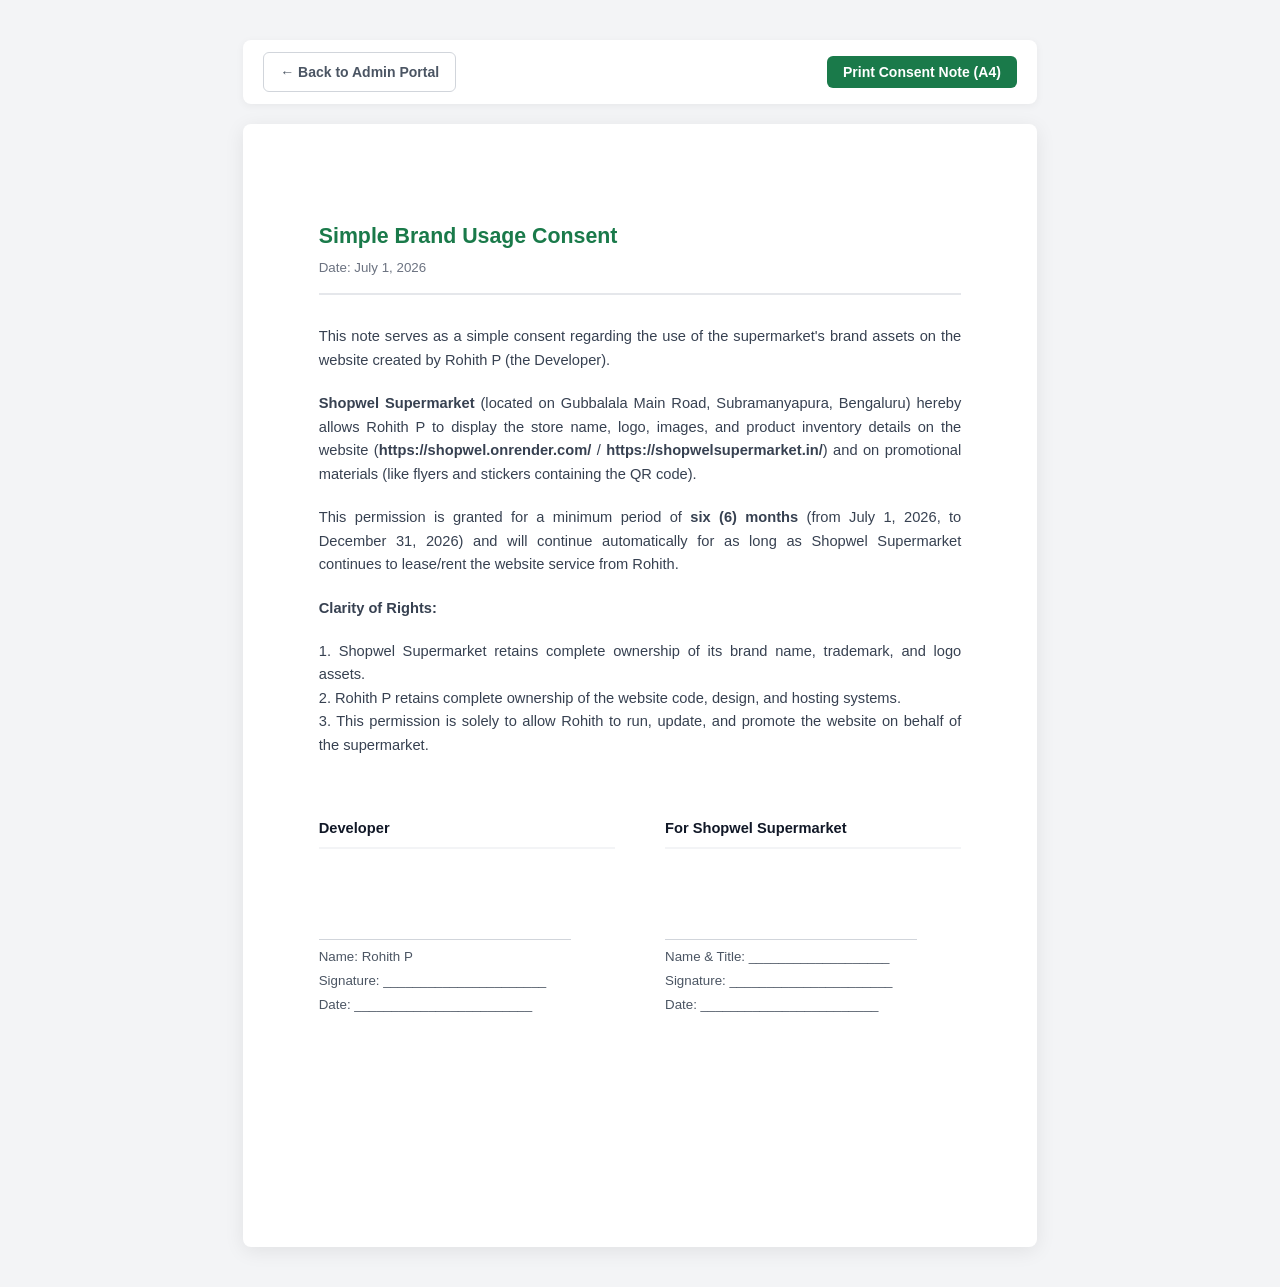
<file: brand_authorization_print.html>
<!DOCTYPE html>
<html lang="en">
<head>
    <meta charset="UTF-8">
    <meta name="viewport" content="width=device-width, initial-scale=1.0">
    <title>Simple Brand Usage Consent</title>
    <style>
        /* ─── Page Design & Reset ─── */
        * {
            box-sizing: border-box;
            margin: 0;
            padding: 0;
        }

        body {
            font-family: Arial, sans-serif;
            font-size: 11pt;
            line-height: 1.6;
            color: #374151;
            background-color: #f3f4f6;
            padding: 40px 20px;
        }

        /* Screen Preview Wrapper */
        .page-wrapper {
            background-color: #ffffff;
            width: 210mm; /* A4 Width */
            min-height: 297mm; /* A4 Height */
            margin: 0 auto;
            padding: 25mm 20mm;
            box-shadow: 0 4px 20px rgba(0,0,0,0.08);
            position: relative;
            border-radius: 8px;
        }

        /* Print Controls */
        .controls {
            max-width: 210mm;
            margin: 0 auto 20px auto;
            display: flex;
            justify-content: space-between;
            align-items: center;
            background: #ffffff;
            padding: 12px 20px;
            border-radius: 8px;
            box-shadow: 0 2px 8px rgba(0,0,0,0.05);
        }

        .btn {
            background-color: #1a7a4a;
            color: white;
            border: none;
            padding: 8px 16px;
            border-radius: 6px;
            font-weight: bold;
            font-size: 14px;
            cursor: pointer;
            display: flex;
            align-items: center;
            gap: 8px;
            text-decoration: none;
        }

        .btn:hover {
            background-color: #145e38;
        }

        .btn-secondary {
            background-color: transparent;
            color: #4b5563;
            border: 1px solid #d1d5db;
        }

        .btn-secondary:hover {
            background-color: #f3f4f6;
            color: #111827;
        }

        /* ─── Typography ─── */
        .doc-header {
            margin-bottom: 30px;
            border-bottom: 2px solid #e5e7eb;
            padding-bottom: 15px;
        }

        .doc-title {
            font-size: 16pt;
            font-weight: bold;
            color: #1a7a4a;
            margin-bottom: 4px;
        }

        .doc-date {
            font-size: 10pt;
            color: #6b7280;
        }

        p {
            margin-bottom: 20px;
            text-align: justify;
        }

        /* Signature block columns */
        .signature-section {
            margin-top: 60px;
            display: grid;
            grid-template-columns: 1fr 1fr;
            gap: 50px;
            page-break-inside: avoid;
        }

        .sig-col {
            display: flex;
            flex-direction: column;
        }

        .sig-party {
            font-weight: bold;
            color: #111827;
            margin-bottom: 45px;
            border-bottom: 2px solid #f3f4f6;
            padding-bottom: 6px;
        }

        .sig-line {
            border-bottom: 1.5px solid #d1d5db;
            width: 85%;
            margin-top: 45px;
            margin-bottom: 6px;
        }

        .sig-label {
            font-size: 10pt;
            color: #4b5563;
            margin-bottom: 3px;
        }

        /* ─── PRINT MEDIA INSTRUCTIONS ─── */
        @media print {
            body {
                background-color: #ffffff !important;
                padding: 0 !important;
                margin: 0 !important;
            }

            .controls {
                display: none !important;
            }

            .page-wrapper {
                box-shadow: none !important;
                padding: 0 !important;
                margin: 0 !important;
                width: 100% !important;
                min-height: auto !important;
            }

            @page {
                size: A4;
                margin: 25mm 20mm;
            }
        }
    </style>
</head>
<body>

    <!-- Print / Back Controls (Hidden during print) -->
    <div class="controls">
        <a href="admin.html" class="btn btn-secondary">
            &larr; Back to Admin Portal
        </a>
        <button class="btn" onclick="window.print()">
            Print Consent Note (A4)
        </button>
    </div>

    <!-- Printable Page -->
    <div class="page-wrapper">
        
        <div class="doc-header">
            <h1 class="doc-title">Simple Brand Usage Consent</h1>
            <div class="doc-date">Date: July 1, 2026</div>
        </div>

        <p>This note serves as a simple consent regarding the use of the supermarket's brand assets on the website created by Rohith P (the Developer).</p>

        <p><strong>Shopwel Supermarket</strong> (located on Gubbalala Main Road, Subramanyapura, Bengaluru) hereby allows Rohith P to display the store name, logo, images, and product inventory details on the website (<strong>https://shopwel.onrender.com/</strong> / <strong>https://shopwelsupermarket.in/</strong>) and on promotional materials (like flyers and stickers containing the QR code).</p>

        <p>This permission is granted for a minimum period of <strong>six (6) months</strong> (from July 1, 2026, to December 31, 2026) and will continue automatically for as long as Shopwel Supermarket continues to lease/rent the website service from Rohith.</p>

        <p><strong>Clarity of Rights:</strong></p>
        <p>1. Shopwel Supermarket retains complete ownership of its brand name, trademark, and logo assets.<br>
        2. Rohith P retains complete ownership of the website code, design, and hosting systems.<br>
        3. This permission is solely to allow Rohith to run, update, and promote the website on behalf of the supermarket.</p>

        <!-- Signature Block -->
        <div class="signature-section">
            <div class="sig-col">
                <div class="sig-party">Developer</div>
                <div class="sig-line"></div>
                <div class="sig-label">Name: Rohith P</div>
                <div class="sig-label">Signature: ______________________</div>
                <div class="sig-label">Date: ________________________</div>
            </div>
            
            <div class="sig-col">
                <div class="sig-party">For Shopwel Supermarket</div>
                <div class="sig-line"></div>
                <div class="sig-label">Name &amp; Title: ___________________</div>
                <div class="sig-label">Signature: ______________________</div>
                <div class="sig-label">Date: ________________________</div>
            </div>
        </div>

    </div>

</body>
</html>
</file>
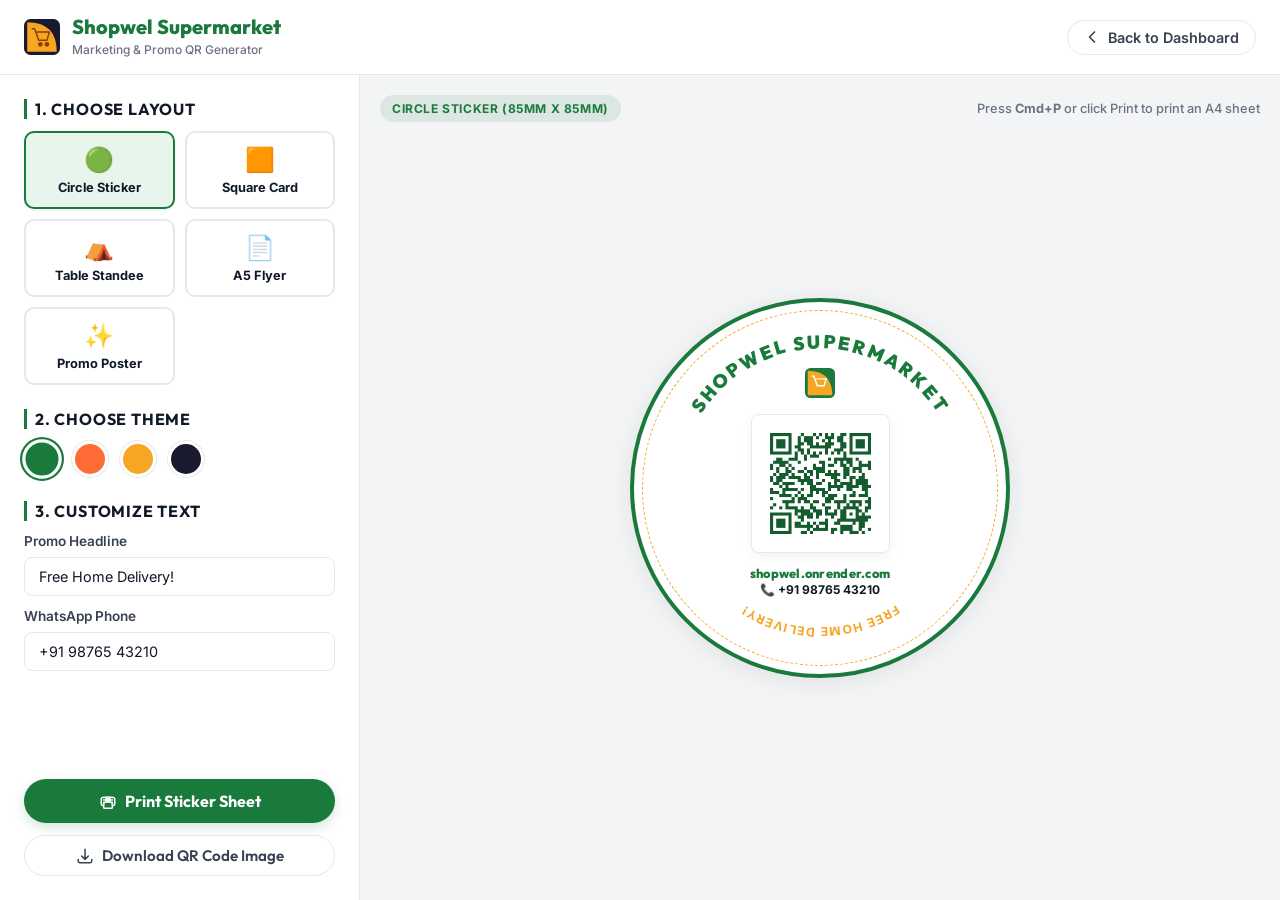
<file: sticker.html>
<!DOCTYPE html>
<html lang="en">
<head>
    <meta charset="UTF-8">
    <meta name="viewport" content="width=device-width, initial-scale=1.0">
    <title>Promo Sticker & QR Generator | Shopwel Supermarket</title>
    
    <!-- Google Fonts -->
    <link href="https://fonts.googleapis.com/css2?family=Outfit:wght@300;400;500;600;700;800;900&family=Inter:wght@400;500;600;700&display=swap" rel="stylesheet">
    
    <style>
        /* ─── Modern Color System & Reset ─── */
        :root {
            --green: #1a7a3c;
            --green-dark: #145c2d;
            --green-light: #e8f5ed;
            --yellow: #f5a623;
            --yellow-light: #fff8ec;
            --accent: #ff6b35;
            --white: #ffffff;
            --gray-50: #f9fafb;
            --gray-100: #f3f4f6;
            --gray-200: #e5e7eb;
            --gray-500: #6b7280;
            --gray-700: #374151;
            --gray-900: #111827;
            --shadow-sm: 0 1px 3px rgba(0, 0, 0, .08);
            --shadow: 0 4px 24px rgba(0, 0, 0, .08);
            --shadow-lg: 0 10px 40px rgba(0, 0, 0, .12);
            --radius: 16px;
            --transition: all .3s cubic-bezier(.4, 0, .2, 1);
            
            /* Sticker Specific Themes (Configurable via JS) */
            --sticker-primary: #1a7a3c;
            --sticker-secondary: #f5a623;
            --sticker-bg: #ffffff;
            --sticker-text: #111827;
            --sticker-text-muted: #4b5563;
        }

        * {
            box-sizing: border-box;
            margin: 0;
            padding: 0;
        }

        body {
            font-family: 'Inter', sans-serif;
            background-color: var(--gray-50);
            color: var(--gray-900);
            min-height: 100vh;
            display: flex;
            flex-direction: column;
        }

        /* ─── Header ─── */
        header {
            background-color: var(--white);
            border-bottom: 1px solid var(--gray-200);
            padding: 16px 24px;
            display: flex;
            justify-content: space-between;
            align-items: center;
            position: sticky;
            top: 0;
            z-index: 100;
        }

        .logo-area {
            display: flex;
            align-items: center;
            gap: 12px;
        }

        .logo-text h1 {
            font-family: 'Outfit', sans-serif;
            font-size: 1.25rem;
            font-weight: 800;
            color: var(--green);
            line-height: 1.1;
        }

        .logo-text span {
            font-size: 0.75rem;
            color: var(--gray-500);
            font-weight: 500;
        }

        .btn-back {
            display: inline-flex;
            align-items: center;
            gap: 8px;
            text-decoration: none;
            color: var(--gray-700);
            font-size: 0.9rem;
            font-weight: 600;
            padding: 8px 16px;
            border-radius: 99px;
            border: 1px solid var(--gray-200);
            background: var(--white);
            transition: var(--transition);
        }

        .btn-back:hover {
            background: var(--gray-100);
            color: var(--green);
        }

        /* ─── Main Workspace ─── */
        .workspace {
            display: grid;
            grid-template-columns: 360px 1fr;
            flex: 1;
            overflow: hidden;
            height: calc(100vh - 77px);
        }

        /* Settings Panel */
        .settings-panel {
            background: var(--white);
            border-right: 1px solid var(--gray-200);
            padding: 24px;
            display: flex;
            flex-direction: column;
            gap: 24px;
            overflow-y: auto;
        }

        .section-title {
            font-family: 'Outfit', sans-serif;
            font-size: 1rem;
            font-weight: 700;
            color: var(--gray-900);
            margin-bottom: 12px;
            border-left: 3px solid var(--green);
            padding-left: 8px;
            text-transform: uppercase;
            letter-spacing: 0.05em;
        }

        .control-group {
            display: flex;
            flex-direction: column;
            gap: 8px;
        }

        label {
            font-size: 0.85rem;
            font-weight: 600;
            color: var(--gray-700);
        }

        .input-text {
            padding: 10px 14px;
            border: 1.5px solid var(--gray-200);
            border-radius: 8px;
            font-size: 0.9rem;
            font-family: inherit;
            color: var(--gray-900);
            transition: var(--transition);
        }

        .input-text:focus {
            outline: none;
            border-color: var(--green);
            box-shadow: 0 0 0 3px var(--green-light);
        }

        /* Shape Selector */
        .shape-grid {
            display: grid;
            grid-template-columns: repeat(2, 1fr);
            gap: 10px;
        }

        .shape-card {
            border: 2px solid var(--gray-200);
            border-radius: 10px;
            padding: 12px;
            text-align: center;
            cursor: pointer;
            transition: var(--transition);
            background: var(--white);
        }

        .shape-card:hover {
            border-color: var(--green);
            background: var(--green-light);
        }

        .shape-card.active {
            border-color: var(--green);
            background: var(--green-light);
            box-shadow: var(--shadow-sm);
        }

        .shape-icon {
            font-size: 1.5rem;
            margin-bottom: 6px;
            display: block;
        }

        .shape-name {
            font-size: 0.8rem;
            font-weight: 700;
            color: var(--gray-900);
        }

        /* Color Options */
        .color-row {
            display: flex;
            gap: 12px;
        }

        .color-dot {
            width: 36px;
            height: 36px;
            border-radius: 50%;
            cursor: pointer;
            border: 3px solid var(--white);
            box-shadow: 0 0 0 1px var(--gray-200);
            transition: var(--transition);
        }

        .color-dot.active {
            box-shadow: 0 0 0 2px var(--green);
            transform: scale(1.1);
        }

        /* Action Buttons */
        .btn-primary {
            background-color: var(--green);
            color: var(--white);
            border: none;
            padding: 12px 20px;
            border-radius: 99px;
            font-family: 'Outfit', sans-serif;
            font-weight: 700;
            font-size: 1rem;
            cursor: pointer;
            display: inline-flex;
            align-items: center;
            justify-content: center;
            gap: 8px;
            transition: var(--transition);
            box-shadow: 0 4px 12px rgba(26, 122, 60, 0.2);
            text-decoration: none;
        }

        .btn-primary:hover {
            background-color: var(--green-dark);
            transform: translateY(-2px);
            box-shadow: 0 6px 20px rgba(26, 122, 60, 0.3);
        }

        .btn-secondary {
            background-color: var(--white);
            color: var(--gray-700);
            border: 1px solid var(--gray-200);
            padding: 10px 20px;
            border-radius: 99px;
            font-family: 'Outfit', sans-serif;
            font-weight: 600;
            font-size: 0.95rem;
            cursor: pointer;
            display: inline-flex;
            align-items: center;
            justify-content: center;
            gap: 8px;
            transition: var(--transition);
        }

        .btn-secondary:hover {
            background-color: var(--gray-100);
            color: var(--gray-900);
        }

        /* ─── Preview Panel ─── */
        .preview-panel {
            background-color: var(--gray-100);
            display: flex;
            flex-direction: column;
            align-items: center;
            justify-content: center;
            overflow-y: auto;
            padding: 40px;
            position: relative;
        }

        .preview-header {
            position: absolute;
            top: 20px;
            left: 20px;
            right: 20px;
            display: flex;
            justify-content: space-between;
            align-items: center;
            z-index: 10;
        }

        .preview-title-badge {
            background: rgba(26, 122, 60, 0.1);
            color: var(--green);
            font-size: 0.75rem;
            font-weight: 700;
            padding: 6px 12px;
            border-radius: 99px;
            letter-spacing: 0.05em;
            text-transform: uppercase;
        }

        /* ─── Sticker Layout Container ─── */
        .sticker-container {
            perspective: 1000px;
            display: flex;
            justify-content: center;
            align-items: center;
        }

        /* Sticker Paper Graphic */
        .sticker-paper {
            background: var(--white);
            box-shadow: var(--shadow-lg);
            border-radius: 20px;
            transition: transform 0.5s ease;
            position: relative;
            background-image: radial-gradient(#e5e7eb 1.5px, transparent 1.5px);
            background-size: 24px 24px;
            background-color: #fafbfc;
        }

        /* ──── circular sticker design ──── */
        .sticker-circle {
            width: 380px;
            height: 380px;
            border-radius: 50%;
            background: var(--sticker-bg);
            box-shadow: var(--shadow);
            border: 4px solid var(--sticker-primary);
            position: relative;
            display: flex;
            flex-direction: column;
            align-items: center;
            justify-content: center;
            overflow: hidden;
            margin: 20px;
            padding: 10px;
        }

        /* Dash cutline */
        .sticker-circle::before {
            content: '';
            position: absolute;
            top: 8px;
            bottom: 8px;
            left: 8px;
            right: 8px;
            border-radius: 50%;
            border: 1.5px dashed var(--sticker-secondary);
            pointer-events: none;
        }

        /* ──── square sticker design ──── */
        .sticker-square {
            width: 385px;
            height: 385px;
            border-radius: 24px;
            background: var(--sticker-bg);
            box-shadow: var(--shadow);
            border: 3px solid var(--sticker-primary);
            position: relative;
            display: flex;
            flex-direction: column;
            justify-content: space-between;
            overflow: hidden;
            margin: 20px;
            padding: 24px;
        }

        .sticker-square::before {
            content: '';
            position: absolute;
            top: 8px;
            bottom: 8px;
            left: 8px;
            right: 8px;
            border-radius: 16px;
            border: 1.5px dashed rgba(0, 0, 0, 0.08);
            pointer-events: none;
        }

        /* ──── standee card design (foldable tent) ──── */
        .sticker-standee {
            width: 380px;
            height: 520px;
            border-radius: 16px;
            background: var(--sticker-bg);
            box-shadow: var(--shadow-lg);
            border: 4px solid var(--sticker-primary);
            position: relative;
            display: flex;
            flex-direction: column;
            justify-content: space-between;
            overflow: hidden;
            margin: 20px;
            padding: 28px;
        }

        /* ──── flyer delivery sheet design ──── */
        .sticker-flyer {
            width: 440px;
            height: 600px;
            border-radius: 12px;
            background: var(--sticker-bg);
            box-shadow: var(--shadow-lg);
            border: 1px solid var(--gray-200);
            position: relative;
            display: flex;
            flex-direction: column;
            justify-content: space-between;
            overflow: hidden;
            margin: 20px;
            padding: 40px 32px;
        }

        .sticker-poster {
            width: 440px;
            height: 620px;
            border-radius: 16px;
            background: linear-gradient(135deg, var(--sticker-primary) 0%, var(--green-dark, #145c2d) 100%);
            box-shadow: var(--shadow-lg);
            border: 4px solid var(--sticker-secondary);
            position: relative;
            display: flex;
            flex-direction: column;
            justify-content: space-between;
            overflow: hidden;
            margin: 20px;
            padding: 36px 28px;
            color: var(--white);
        }

        /* UI elements within Sticker */
        .sticker-header {
            display: flex;
            align-items: center;
            justify-content: center;
            gap: 10px;
            text-align: center;
        }

        .sticker-header svg {
            width: 32px;
            height: 32px;
        }

        .sticker-title {
            font-family: 'Outfit', sans-serif;
            font-weight: 900;
            color: var(--sticker-primary);
            font-size: 1.3rem;
            line-height: 1.1;
            text-transform: uppercase;
        }

        .sticker-subtitle {
            font-size: 0.65rem;
            color: var(--sticker-text-muted);
            font-weight: 600;
            letter-spacing: 0.05em;
        }

        .sticker-badge {
            background-color: var(--sticker-secondary);
            color: var(--gray-900);
            padding: 6px 16px;
            border-radius: 99px;
            font-family: 'Outfit', sans-serif;
            font-weight: 800;
            font-size: 0.85rem;
            text-align: center;
            text-transform: uppercase;
            letter-spacing: 0.02em;
            margin: 12px auto 8px;
            display: inline-block;
        }

        .qr-wrapper {
            background: var(--white);
            padding: 10px;
            border-radius: 12px;
            box-shadow: 0 4px 12px rgba(0,0,0,0.05);
            display: inline-block;
            margin: 10px auto;
            border: 1px solid var(--gray-200);
        }

        .qr-image {
            width: 140px;
            height: 140px;
            display: block;
        }

        .sticker-url {
            font-family: 'Outfit', sans-serif;
            font-weight: 800;
            color: var(--sticker-primary);
            font-size: 0.95rem;
            text-align: center;
            letter-spacing: 0.02em;
            margin-top: 4px;
        }

        .sticker-phone {
            font-family: 'Inter', sans-serif;
            font-weight: 700;
            color: var(--sticker-text);
            font-size: 0.85rem;
            display: flex;
            align-items: center;
            justify-content: center;
            gap: 6px;
            margin-top: 6px;
        }

        /* Circular curved SVG texts */
        .curved-svg {
            position: absolute;
            width: 100%;
            height: 100%;
            top: 0;
            left: 0;
            pointer-events: none;
        }

        /* ─── PRINT PRESETS SHEET GRID (HIDDEN ON SCREEN) ─── */
        #printSheet {
            display: none;
        }

        /* ─── Responsive & Print Style Rules ─── */
        @media (max-width: 900px) {
            .workspace {
                grid-template-columns: 1fr;
                height: auto;
            }
            .settings-panel {
                border-right: none;
                border-bottom: 1px solid var(--gray-200);
                overflow-y: visible;
            }
            .preview-panel {
                min-height: 500px;
            }
        }

        @media print {
            body {
                background: #fff !important;
                color: #000 !important;
                min-height: auto !important;
            }
            
            /* Hide all screen interface elements */
            header, .settings-panel, .preview-panel, .preview-header, #appStyles {
                display: none !important;
            }

            .workspace {
                display: block !important;
                height: auto !important;
                overflow: visible !important;
            }

            /* Show Print Sheet instead */
            #printSheet {
                display: block !important;
                width: 100% !important;
                margin: 0 !important;
                padding: 0 !important;
            }

            /* Grid configurations for printing */
            .print-grid {
                display: grid;
                justify-content: center;
                align-content: center;
                gap: 15mm;
                page-break-after: always;
                width: 210mm; /* A4 width */
                height: 297mm; /* A4 height */
                margin: 0 auto;
                box-sizing: border-box;
                padding: 15mm 10mm;
            }

            .print-grid.circle-grid {
                grid-template-columns: repeat(2, 85mm);
                grid-template-rows: repeat(3, 85mm);
                gap: 12mm 10mm;
            }

            .print-grid.square-grid {
                grid-template-columns: repeat(2, 90mm);
                grid-template-rows: repeat(3, 90mm);
                gap: 10mm;
            }

            .print-grid.standee-grid {
                grid-template-columns: repeat(1, 140mm);
                justify-content: center;
                padding-top: 30mm;
            }

            .print-grid.flyer-grid {
                grid-template-columns: repeat(1, 148mm);
                grid-template-rows: repeat(2, 210mm);
                gap: 0;
                padding: 0;
                width: 210mm;
                height: 297mm;
                justify-content: center;
                align-content: center;
            }

            .print-grid.poster-grid {
                grid-template-columns: repeat(1, 190mm);
                grid-template-rows: repeat(1, 270mm);
                justify-content: center;
                align-content: center;
                padding: 10mm;
                width: 210mm;
                height: 297mm;
            }

            .print-grid .sticker-circle,
            .print-grid .sticker-square,
            .print-grid .sticker-standee,
            .print-grid .sticker-flyer,
            .print-grid .sticker-poster {
                margin: 0 !important;
                box-shadow: none !important;
                border: 2px solid var(--sticker-primary) !important;
                page-break-inside: avoid;
            }

            .print-grid .sticker-circle {
                width: 82mm !important;
                height: 82mm !important;
            }

            .print-grid .sticker-square {
                width: 88mm !important;
                height: 88mm !important;
                padding: 5mm !important;
            }

            .print-grid .sticker-standee {
                width: 140mm !important;
                height: 200mm !important;
                padding: 10mm !important;
                border-width: 3px !important;
            }

            .print-grid .sticker-flyer {
                width: 148mm !important;
                height: 210mm !important; /* A5 */
                padding: 15mm !important;
                border: 1px dashed #ccc !important;
            }

            .print-grid .sticker-poster {
                width: 190mm !important;
                height: 270mm !important;
                padding: 15mm 12mm !important;
                border-width: 4px !important;
            }
        }
    </style>
</head>
<body>

    <!-- ─── HEADER ─── -->
    <header>
        <div class="logo-area">
            <svg width="36" height="36" viewBox="0 0 44 44" xmlns="http://www.w3.org/2000/svg">
                <rect width="44" height="44" rx="8" fill="#1a1a2e" />
                <path d="M4 4 Q40 4 40 40 L4 40 Z" fill="#f5a623" />
                <g transform="translate(10,12)" stroke="#8B4000" stroke-width="1.8" fill="none" stroke-linecap="round" stroke-linejoin="round">
                    <path d="M0 0h3l5 14h10l3-10H6" />
                    <circle cx="10" cy="19" r="2" fill="#8B4000" />
                    <circle cx="18" cy="19" r="2" fill="#8B4000" />
                </g>
            </svg>
            <div class="logo-text">
                <h1>Shopwel Supermarket</h1>
                <span>Marketing &amp; Promo QR Generator</span>
            </div>
        </div>
        <a href="admin.html" class="btn-back">
            <svg width="16" height="16" fill="none" stroke="currentColor" stroke-width="2.5" viewBox="0 0 24 24" xmlns="http://www.w3.org/2000/svg"><path stroke-linecap="round" stroke-linejoin="round" d="M15.75 19.5L8.25 12l7.5-7.5"></path></svg>
            Back to Dashboard
        </a>
    </header>

    <!-- ─── WORKSPACE ─── -->
    <div class="workspace">
        
        <!-- Settings Panel -->
        <div class="settings-panel">
            <div>
                <div class="section-title">1. Choose Layout</div>
                <div class="shape-grid">
                    <div class="shape-card active" onclick="setShape('circle')">
                        <span class="shape-icon">🟢</span>
                        <div class="shape-name">Circle Sticker</div>
                    </div>
                    <div class="shape-card" onclick="setShape('square')">
                        <span class="shape-icon">🟧</span>
                        <div class="shape-name">Square Card</div>
                    </div>
                    <div class="shape-card" onclick="setShape('standee')">
                        <span class="shape-icon">⛺</span>
                        <div class="shape-name">Table Standee</div>
                    </div>
                    <div class="shape-card" onclick="setShape('flyer')">
                        <span class="shape-icon">📄</span>
                        <div class="shape-name">A5 Flyer</div>
                    </div>
                    <div class="shape-card" onclick="setShape('poster')">
                        <span class="shape-icon">✨</span>
                        <div class="shape-name">Promo Poster</div>
                    </div>
                </div>
            </div>

            <div>
                <div class="section-title">2. Choose Theme</div>
                <div class="color-row">
                    <div class="color-dot active" style="background:#1a7a3c" onclick="setTheme('#1a7a3c', '#f5a623', '#ffffff', '#111827', this)"></div>
                    <div class="color-dot" style="background:#ff6b35" onclick="setTheme('#ff6b35', '#1a7a3c', '#ffffff', '#111827', this)"></div>
                    <div class="color-dot" style="background:#f5a623" onclick="setTheme('#f5a623', '#1a7a3c', '#fff8ec', '#111827', this)"></div>
                    <div class="color-dot" style="background:#1a1a2e" onclick="setTheme('#1a1a2e', '#f5a623', '#ffffff', '#ffffff', this)"></div>
                </div>
            </div>

            <div>
                <div class="section-title">3. Customize Text</div>
                <div class="control-group" style="margin-bottom: 12px;">
                    <label for="headlineText">Promo Headline</label>
                    <input type="text" id="headlineText" class="input-text" value="Free Home Delivery!" oninput="updateStickerText()">
                </div>
                <div class="control-group">
                    <label for="phoneText">WhatsApp Phone</label>
                    <input type="text" id="phoneText" class="input-text" value="+91 98765 43210" oninput="updateStickerText()">
                </div>
            </div>

            <div style="margin-top: auto; display: flex; flex-direction: column; gap: 12px;">
                <button class="btn-primary" onclick="window.print()">
                    <svg width="18" height="18" fill="none" stroke="currentColor" stroke-width="2" viewBox="0 0 24 24" xmlns="http://www.w3.org/2000/svg"><path stroke-linecap="round" stroke-linejoin="round" d="M6.72 13.829c-.24.03-.48.062-.72.096m.72-.096a42.415 42.415 0 0110.56 0m-10.56 0L6.34 18m10.94-4.171c.24.03.48.062.72.096m-.72-.096L17.66 18m0 0l.229 2.523a1.125 1.125 0 01-1.12 1.227H7.231c-.617 0-1.11-.502-1.12-1.227L6.34 18m11.318 0h1.091A2.25 2.25 0 0021 15.75V9.456c0-1.081-.768-2.015-1.837-2.175a48.055 48.055 0 00-14.326 0C3.768 7.44 3 8.375 3 9.456V15.75a2.25 2.25 0 002.25 2.25h1.091M9 9h6m-6 3h6m-9-1.5h12"></path></svg>
                    Print Sticker Sheet
                </button>
                <a href="images/qr_code.png" download="shopwel_qr.png" class="btn-secondary" style="text-decoration: none;">
                    <svg width="18" height="18" fill="none" stroke="currentColor" stroke-width="2" viewBox="0 0 24 24" xmlns="http://www.w3.org/2000/svg"><path stroke-linecap="round" stroke-linejoin="round" d="M3 16.5v2.25A2.25 2.25 0 005.25 21h13.5A2.25 2.25 0 0021 18.75V16.5M16.5 12L12 16.5m0 0L7.5 12m4.5 4.5V3"></path></svg>
                    Download QR Code Image
                </a>
            </div>
        </div>

        <!-- Preview Panel -->
        <div class="preview-panel">
            <div class="preview-header">
                <span class="preview-title-badge" id="previewBadge">Circle Sticker (85mm x 85mm)</span>
                <span style="font-size: 0.8rem; color: var(--gray-500); font-weight: 500;">Press <b>Cmd+P</b> or click Print to print an A4 sheet</span>
            </div>

            <!-- Preview Card container -->
            <div class="sticker-container" id="stickerPreview">
                <!-- Rendered dynamically -->
            </div>
        </div>

    </div>

    <!-- ─── PRINT SHEET GRID (RENDERED ONLY DURING PRINT) ─── -->
    <div id="printSheet">
        <!-- Rendered dynamically via JavaScript -->
    </div>

    <!-- ─── JAVASCRIPT LOGIC ─── -->
    <script>
        // Sticker states
        let currentShape = 'circle';
        let themePrimary = '#1a7a3c';
        let themeSecondary = '#f5a623';
        let themeBg = '#ffffff';
        let themeText = '#111827';
        
        let headline = "Free Home Delivery!";
        let phoneNumber = "+91 98765 43210";

        // DOM elements
        const previewContainer = document.getElementById('stickerPreview');
        const printSheet = document.getElementById('printSheet');
        const previewBadgeText = document.getElementById('previewBadge');

        // Initial setup
        document.addEventListener('DOMContentLoaded', () => {
            renderSticker();
        });

        // Set Shape
        function setShape(shape) {
            currentShape = shape;
            
            // Update active cards
            document.querySelectorAll('.shape-card').forEach(card => {
                card.classList.remove('active');
            });
            event.currentTarget.classList.add('active');

            // Update badge info text
            let badgeText = "Circle Sticker (85mm x 85mm)";
            if (shape === 'square') badgeText = "Square Card (90mm x 90mm)";
            if (shape === 'standee') badgeText = "A4 Table Standee / Tent Card";
            if (shape === 'flyer') badgeText = "A5 Promo Flyer (148mm x 210mm)";
            if (shape === 'poster') badgeText = "Promo Poster (A4 size)";
            previewBadgeText.innerText = badgeText;

            renderSticker();
        }

        // Set Theme Colors
        function setTheme(primary, secondary, bg, text, el) {
            themePrimary = primary;
            themeSecondary = secondary;
            themeBg = bg;
            themeText = text;

            // Update active dot
            document.querySelectorAll('.color-dot').forEach(dot => {
                dot.classList.remove('active');
            });
            el.classList.add('active');

            // Apply style root
            document.documentElement.style.setProperty('--sticker-primary', primary);
            document.documentElement.style.setProperty('--sticker-secondary', secondary);
            document.documentElement.style.setProperty('--sticker-bg', bg);
            document.documentElement.style.setProperty('--sticker-text', text);

            renderSticker();
        }

        // Update customized texts
        function updateStickerText() {
            headline = document.getElementById('headlineText').value || "Free Home Delivery!";
            phoneNumber = document.getElementById('phoneText').value || "";
            renderSticker();
        }

        // Render functions
        function renderSticker() {
            // Update Preview Panel
            previewContainer.innerHTML = getStickerHTML(currentShape, 'preview');
            
            // Build Print Sheet (A4 sheets with multiple copies)
            buildPrintGrid();
        }

        // Generate the raw HTML structure for a single sticker based on shape
        function getStickerHTML(shape, context = 'preview') {
            const logoColor = (themePrimary === '#1a1a2e') ? '#ffffff' : themePrimary;
            
            if (shape === 'circle') {
                return `
                    <div class="sticker-circle" style="--sticker-primary: ${themePrimary}; --sticker-secondary: ${themeSecondary}; --sticker-bg: ${themeBg}; --sticker-text: ${themeText}">
                        <svg class="curved-svg" viewBox="0 0 400 400" xmlns="http://www.w3.org/2000/svg">
                            <!-- SVG curved paths for circular text -->
                            <path id="curve-top-${context}" d="M 50,200 A 150,150 0 1,1 350,200" fill="none" />
                            <path id="curve-bottom-${context}" d="M 350,200 A 150,150 0 0,1 50,200" fill="none" />
                            
                            <text font-family="'Outfit', sans-serif" font-weight="900" font-size="20" fill="${themePrimary}" letter-spacing="2.5">
                                <textPath href="#curve-top-${context}" startOffset="50%" text-anchor="middle">
                                    SHOPWEL SUPERMARKET
                                </textPath>
                            </text>
                            
                            <text font-family="'Inter', sans-serif" font-weight="700" font-size="13" fill="${themeSecondary}" letter-spacing="1.5">
                                <textPath href="#curve-bottom-${context}" startOffset="50%" text-anchor="middle">
                                    ${headline.toUpperCase()}
                                </textPath>
                            </text>
                        </svg>
                        
                        <!-- Logo & QR center area -->
                        <div style="z-index: 5; display: flex; flex-direction: column; align-items: center; justify-content: center; margin-top: -10px;">
                            <svg width="30" height="30" viewBox="0 0 44 44" xmlns="http://www.w3.org/2000/svg" style="margin-bottom:6px">
                                <rect width="44" height="44" rx="8" fill="${themePrimary}" />
                                <path d="M4 4 Q40 4 40 40 L4 40 Z" fill="${themeSecondary}" />
                                <g transform="translate(10,12)" stroke="${themePrimary === '#1a1a2e' ? '#1a1a2e' : '#fff'}" stroke-width="2" fill="none">
                                    <path d="M0 0h3l5 14h10l3-10H6" />
                                </g>
                            </svg>
                            
                            <div class="qr-wrapper" style="padding: 6px; border-radius: 8px;">
                                <img src="images/qr_code.png" class="qr-image" style="width: 125px; height: 125px;" alt="Shopwel QR Code">
                            </div>
                            
                            <div class="sticker-url" style="font-size: 0.8rem; margin-top: 2px;">shopwel.onrender.com</div>
                            ${phoneNumber ? `<div class="sticker-phone" style="font-size: 0.75rem; margin-top: 1px;">📞 ${phoneNumber}</div>` : ''}
                        </div>
                    </div>
                `;
            }
            
            if (shape === 'square') {
                return `
                    <div class="sticker-square" style="--sticker-primary: ${themePrimary}; --sticker-secondary: ${themeSecondary}; --sticker-bg: ${themeBg}; --sticker-text: ${themeText}">
                        <div class="sticker-header">
                            <svg width="36" height="36" viewBox="0 0 44 44" xmlns="http://www.w3.org/2000/svg">
                                <rect width="44" height="44" rx="8" fill="${themePrimary}" />
                                <path d="M4 4 Q40 4 40 40 L4 40 Z" fill="${themeSecondary}" />
                                <g transform="translate(10,12)" stroke="${themePrimary === '#1a1a2e' ? '#1a1a2e' : '#fff'}" stroke-width="2" fill="none">
                                    <path d="M0 0h3l5 14h10l3-10H6" />
                                </g>
                            </svg>
                            <div style="text-align: left;">
                                <div class="sticker-title">Shopwel</div>
                                <div class="sticker-subtitle" style="color: ${themePrimary}">SUPERMARKET</div>
                            </div>
                        </div>
                        
                        <div style="text-align: center; margin: 10px 0;">
                            <div class="sticker-badge">${headline}</div>
                            
                            <div class="qr-wrapper">
                                <img src="images/qr_code.png" class="qr-image" alt="Shopwel QR Code">
                            </div>
                            
                            <div style="font-size: 0.75rem; font-weight: 600; color: var(--gray-500); margin-top: 4px;">SCAN QR TO ORDER ONLINE</div>
                        </div>
                        
                        <div style="border-top: 1px dashed var(--gray-200); padding-top: 12px; text-align: center;">
                            <div class="sticker-url">shopwel.onrender.com</div>
                            ${phoneNumber ? `<div class="sticker-phone">📞 WhatsApp List: ${phoneNumber}</div>` : ''}
                        </div>
                    </div>
                `;
            }
            
            if (shape === 'standee') {
                return `
                    <div class="sticker-standee" style="--sticker-primary: ${themePrimary}; --sticker-secondary: ${themeSecondary}; --sticker-bg: ${themeBg}; --sticker-text: ${themeText}">
                        <!-- Top Header -->
                        <div style="text-align: center; border-bottom: 2px solid ${themePrimary}; padding-bottom: 12px;">
                            <div style="display: flex; align-items: center; justify-content: center; gap: 8px; margin-bottom: 4px;">
                                <svg width="32" height="32" viewBox="0 0 44 44" xmlns="http://www.w3.org/2000/svg">
                                    <rect width="44" height="44" rx="8" fill="${themePrimary}" />
                                    <path d="M4 4 Q40 4 40 40 L4 40 Z" fill="${themeSecondary}" />
                                    <g transform="translate(10,12)" stroke="${themePrimary === '#1a1a2e' ? '#1a1a2e' : '#fff'}" stroke-width="2" fill="none">
                                        <path d="M0 0h3l5 14h10l3-10H6" />
                                    </g>
                                </svg>
                                <span style="font-family: 'Outfit', sans-serif; font-weight: 900; font-size: 1.6rem; color: ${themePrimary}; letter-spacing: 0.5px;">SHOPWEL</span>
                            </div>
                            <span style="font-size: 0.8rem; font-weight: 700; color: ${themeSecondary}; letter-spacing: 2px; text-transform: uppercase;">Your Neighborhood Supermarket</span>
                        </div>
                        
                        <!-- Middle QR Core -->
                        <div style="text-align: center; margin: 20px 0; flex-grow: 1; display: flex; flex-direction: column; justify-content: center; align-items: center;">
                            <h2 style="font-family: 'Outfit', sans-serif; font-size: 1.4rem; font-weight: 800; color: ${themeText}; margin-bottom: 6px;">🛒 Order Online &amp; Save Time!</h2>
                            <p style="font-size: 0.85rem; color: var(--gray-500); max-width: 260px; margin-bottom: 15px;">Scan this code to browse our full list of 5,000+ items and order instantly.</p>
                            
                            <div class="qr-wrapper" style="padding: 14px; border-width: 2px; border-color: ${themePrimary}">
                                <img src="images/qr_code.png" class="qr-image" style="width: 170px; height: 170px;" alt="Shopwel QR Code">
                            </div>
                            
                            <div class="sticker-badge" style="font-size: 0.9rem; padding: 8px 24px; margin-top: 15px;">${headline}</div>
                        </div>
                        
                        <!-- Bottom Info -->
                        <div style="background-color: var(--gray-100); border-radius: 12px; padding: 14px; text-align: center;">
                            <div style="font-size: 0.75rem; font-weight: 600; color: var(--gray-500); margin-bottom: 4px;">WEBSITE</div>
                            <div class="sticker-url" style="font-size: 1.1rem; margin-bottom: 8px;">shopwel.onrender.com</div>
                            ${phoneNumber ? `
                                <div style="font-size: 0.72rem; font-weight: 600; color: var(--gray-500); margin-bottom: 2px;">WHATSAPP ORDERING</div>
                                <div class="sticker-phone" style="font-size: 1rem;">🟢 ${phoneNumber}</div>
                            ` : ''}
                        </div>
                    </div>
                `;
            }
            
            if (shape === 'flyer') {
                return `
                    <div class="sticker-flyer" style="--sticker-primary: ${themePrimary}; --sticker-secondary: ${themeSecondary}; --sticker-bg: ${themeBg}; --sticker-text: ${themeText}">
                        
                        <div style="display: flex; justify-content: space-between; align-items: flex-start; border-bottom: 2px solid var(--gray-100); padding-bottom: 20px;">
                            <div>
                                <div style="display: flex; align-items: center; gap: 8px; margin-bottom: 4px;">
                                    <svg width="32" height="32" viewBox="0 0 44 44" xmlns="http://www.w3.org/2000/svg">
                                        <rect width="44" height="44" rx="8" fill="${themePrimary}" />
                                        <path d="M4 4 Q40 4 40 40 L4 40 Z" fill="${themeSecondary}" />
                                    </svg>
                                    <span style="font-family: 'Outfit', sans-serif; font-weight: 900; font-size: 1.6rem; color: ${themePrimary}">SHOPWEL</span>
                                </div>
                                <span style="font-size: 0.8rem; font-weight: 700; color: var(--gray-500); text-transform: uppercase; letter-spacing: 1px;">Supermarket at your Doorstep</span>
                            </div>
                            <div class="sticker-badge" style="margin: 0; font-size: 0.8rem; padding: 6px 14px;">${headline}</div>
                        </div>

                        <div style="margin: 30px 0; display: grid; grid-template-columns: 1.2fr 1fr; gap: 20px; align-items: center;">
                            <div>
                                <h2 style="font-family: 'Outfit', sans-serif; font-size: 1.6rem; font-weight: 900; color: ${themeText}; margin-bottom: 15px; line-height: 1.2;">No More Heavy Carrying! Order Online</h2>
                                
                                <div style="display: flex; flex-direction: column; gap: 12px;">
                                    <div style="display: flex; gap: 10px; align-items: flex-start;">
                                        <span style="background: ${themePrimary}; color: white; border-radius: 50%; width: 22px; height: 22px; display: inline-flex; align-items: center; justify-content: center; font-size: 0.75rem; font-weight: 700; min-width: 22px;">1</span>
                                        <div style="font-size: 0.85rem; line-height: 1.4;"><b style="color: ${themeText}">Scan QR Code</b> to open our website instantly.</div>
                                    </div>
                                    <div style="display: flex; gap: 10px; align-items: flex-start;">
                                        <span style="background: ${themePrimary}; color: white; border-radius: 50%; width: 22px; height: 22px; display: inline-flex; align-items: center; justify-content: center; font-size: 0.75rem; font-weight: 700; min-width: 22px;">2</span>
                                        <div style="font-size: 0.85rem; line-height: 1.4;"><b style="color: ${themeText}">Select items</b> from Dairy, Groceries, Staples &amp; Snacks.</div>
                                    </div>
                                    <div style="display: flex; gap: 10px; align-items: flex-start;">
                                        <span style="background: ${themePrimary}; color: white; border-radius: 50%; width: 22px; height: 22px; display: inline-flex; align-items: center; justify-content: center; font-size: 0.75rem; font-weight: 700; min-width: 22px;">3</span>
                                        <div style="font-size: 0.85rem; line-height: 1.4;"><b style="color: ${themeText}">Click Order</b> to send your list via WhatsApp. We deliver!</div>
                                    </div>
                                </div>
                            </div>

                            <div style="text-align: center;">
                                <div class="qr-wrapper" style="padding: 12px; border-width: 2px; border-color: ${themePrimary}; background: white;">
                                    <img src="images/qr_code.png" class="qr-image" style="width: 140px; height: 140px;" alt="Shopwel QR Code">
                                </div>
                                <div style="font-size: 0.7rem; font-weight: 700; color: ${themePrimary}; margin-top: 6px; letter-spacing: 1px; text-transform: uppercase;">Scan to Order</div>
                            </div>
                        </div>

                        <div style="background-color: var(--gray-100); border-radius: 12px; padding: 18px; text-align: center; border-left: 4px solid ${themePrimary};">
                            <div style="display: flex; justify-content: space-around; flex-wrap: wrap; gap: 10px;">
                                <div>
                                    <div style="font-size: 0.7rem; font-weight: 600; color: var(--gray-500); margin-bottom: 2px;">WEB ADDRESS</div>
                                    <div class="sticker-url" style="font-size: 1rem; margin: 0;">shopwel.onrender.com</div>
                                </div>
                                ${phoneNumber ? `
                                <div>
                                    <div style="font-size: 0.7rem; font-weight: 600; color: var(--gray-500); margin-bottom: 2px;">WHATSAPP ORDERING</div>
                                    <div class="sticker-phone" style="font-size: 1rem; margin: 0; justify-content: center;">🟢 ${phoneNumber}</div>
                                </div>
                                ` : ''}
                            </div>
                        </div>
                    </div>
                `;
            }

            if (shape === 'poster') {
                return `
                    <div class="sticker-poster" style="--sticker-primary: ${themePrimary}; --sticker-secondary: ${themeSecondary}; --sticker-bg: ${themeBg}; --sticker-text: ${themeText}">
                        <!-- Top Banner / Store Logo -->
                        <div style="display: flex; justify-content: space-between; align-items: center; border-bottom: 2px dashed rgba(255,255,255,0.2); padding-bottom: 15px;">
                            <div style="display: flex; align-items: center; gap: 10px;">
                                <svg width="36" height="36" viewBox="0 0 44 44" xmlns="http://www.w3.org/2000/svg">
                                    <rect width="44" height="44" rx="8" fill="#1a1a2e" />
                                    <path d="M4 4 Q40 4 40 40 L4 40 Z" fill="#f5a623" />
                                    <g transform="translate(10,12)" stroke="#fff" stroke-width="2" fill="none">
                                        <path d="M0 0h3l5 14h10l3-10H6" />
                                    </g>
                                </svg>
                                <div>
                                    <div style="font-family: 'Outfit', sans-serif; font-weight: 900; font-size: 1.4rem; color: #fff; letter-spacing: 0.5px;">SHOPWEL</div>
                                    <div style="font-size: 0.65rem; font-weight: 700; color: ${themeSecondary}; text-transform: uppercase; letter-spacing: 1px;">SUPERMARKET</div>
                                </div>
                            </div>
                            <div style="background: rgba(255, 255, 255, 0.15); border: 1px solid rgba(255, 255, 255, 0.25); border-radius: 99px; padding: 4px 12px; font-size: 0.75rem; font-weight: 700; color: #fff;">
                                ⚡ FAST HOME DELIVERY
                            </div>
                        </div>

                        <!-- Main Catchy Title (Supply & Demand / Urgency) -->
                        <div style="text-align: center; margin: 20px 0 10px;">
                            <h2 style="font-family: 'Outfit', sans-serif; font-size: 1.7rem; font-weight: 900; color: #fff; line-height: 1.15; text-shadow: 0 2px 4px rgba(0,0,0,0.15); margin-bottom: 10px;">
                                WHY CARRY HEAVY BAGS? <br>
                                <span style="color: ${themeSecondary}">SHOP ONLINE IN SECONDS!</span>
                            </h2>
                            <p style="font-size: 0.85rem; color: rgba(255,255,255,0.85); max-width: 320px; margin: 0 auto;">
                                Order all your daily essentials, snacks, dairy & groceries from home!
                            </p>
                        </div>

                        <!-- Urgency Banner (Supply/Demand Creator) -->
                        <div style="background: linear-gradient(90deg, #d32f2f, #f44336); color: white; border-radius: 12px; padding: 10px 14px; text-align: center; box-shadow: 0 4px 12px rgba(0,0,0,0.15); margin-bottom: 15px;">
                            <div style="font-family: 'Outfit', sans-serif; font-weight: 900; font-size: 0.95rem; letter-spacing: 0.5px; text-transform: uppercase;">
                                ⚠️ LIMITED SLOTS TODAY!
                            </div>
                            <div style="font-size: 0.78rem; font-weight: 500; opacity: 0.95; margin-top: 2px;">
                                We only accept <b>50 deliveries daily</b>. Scan now to secure your slot!
                            </div>
                        </div>

                        <!-- Center QR Code Area -->
                        <div style="text-align: center; margin-bottom: 15px;">
                            <div class="qr-wrapper" style="padding: 12px; border-radius: 16px; background: white; display: inline-block; box-shadow: 0 8px 30px rgba(0,0,0,0.25);">
                                <img src="images/qr_code.png" class="qr-image" style="width: 140px; height: 140px; display: block;" alt="Shopwel QR Code">
                            </div>
                            <div style="font-size: 0.75rem; font-weight: 800; color: ${themeSecondary}; margin-top: 8px; letter-spacing: 1.5px; text-transform: uppercase; text-shadow: 0 1px 2px rgba(0,0,0,0.2);">
                                👆 Scan to Order Now
                            </div>
                        </div>

                        <!-- Offer Banner -->
                        <div style="background: rgba(255,255,255,0.1); border: 1.5px dashed ${themeSecondary}; border-radius: 12px; padding: 12px; text-align: center; margin-bottom: 15px;">
                            <span style="font-family: 'Outfit', sans-serif; font-weight: 800; font-size: 0.9rem; color: ${themeSecondary};">
                                🎁 SPECIAL ONLINE DEALS
                            </span>
                            <div style="font-size: 0.78rem; opacity: 0.9; margin-top: 2px;">
                                ${headline} • Free delivery on order value above ₹499
                            </div>
                        </div>

                        <!-- Footer Website and WhatsApp -->
                        <div style="border-top: 2px dashed rgba(255,255,255,0.2); padding-top: 15px; display: flex; justify-content: space-between; align-items: center; font-size: 0.85rem;">
                            <div>
                                <div style="font-size: 0.65rem; opacity: 0.7; font-weight: 600; text-transform: uppercase;">Website URL</div>
                                <div style="font-weight: 800; color: ${themeSecondary}">shopwel.onrender.com</div>
                            </div>
                            ${phoneNumber ? `
                            <div style="text-align: right;">
                                <div style="font-size: 0.65rem; opacity: 0.7; font-weight: 600; text-transform: uppercase;">WhatsApp Order</div>
                                <div style="font-weight: 800; color: #25D366; display: flex; align-items: center; gap: 4px; justify-content: flex-end;">
                                    🟢 ${phoneNumber}
                                </div>
                            </div>
                            ` : ''}
                        </div>
                    </div>
                `;
            }
        }

        // Build Print Sheets depending on selected layout
        function buildPrintGrid() {
            printSheet.innerHTML = '';
            
            let printCount = 6;
            let gridClass = 'circle-grid';

            if (currentShape === 'circle') {
                printCount = 6; // 6 circular stickers per sheet (A4)
                gridClass = 'circle-grid';
            } else if (currentShape === 'square') {
                printCount = 6; // 6 square stickers per sheet (A4)
                gridClass = 'square-grid';
            } else if (currentShape === 'standee') {
                printCount = 1; // 1 counter card standee per page (A4)
                gridClass = 'standee-grid';
            } else if (currentShape === 'flyer') {
                printCount = 2; // 2 A5 flyers per page (A4)
                gridClass = 'flyer-grid';
            } else if (currentShape === 'poster') {
                printCount = 1; // 1 full A4 poster per page
                gridClass = 'poster-grid';
            }

            const gridDiv = document.createElement('div');
            gridDiv.className = `print-grid ${gridClass}`;

            for (let i = 0; i < printCount; i++) {
                gridDiv.innerHTML += getStickerHTML(currentShape, `print-${i}`);
            }

            printSheet.appendChild(gridDiv);
        }
    </script>
</body>
</html>
</file>
